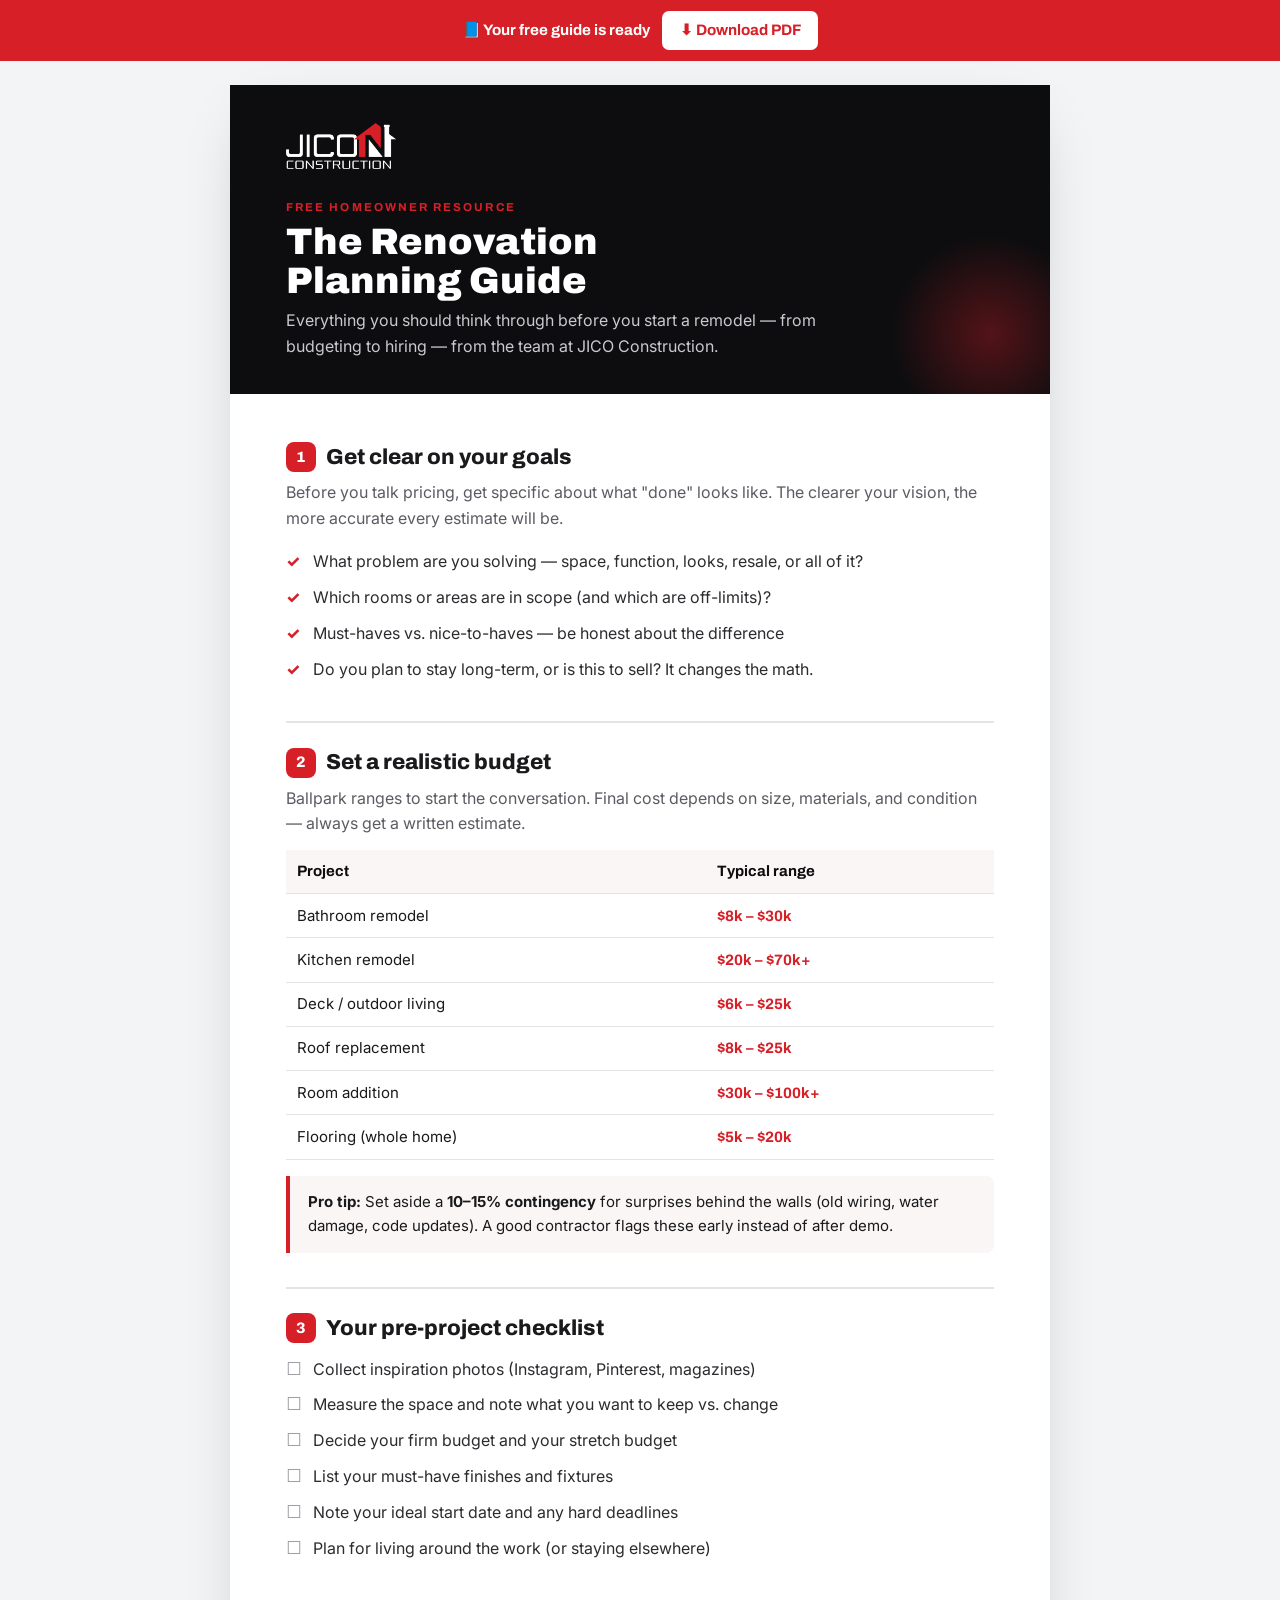
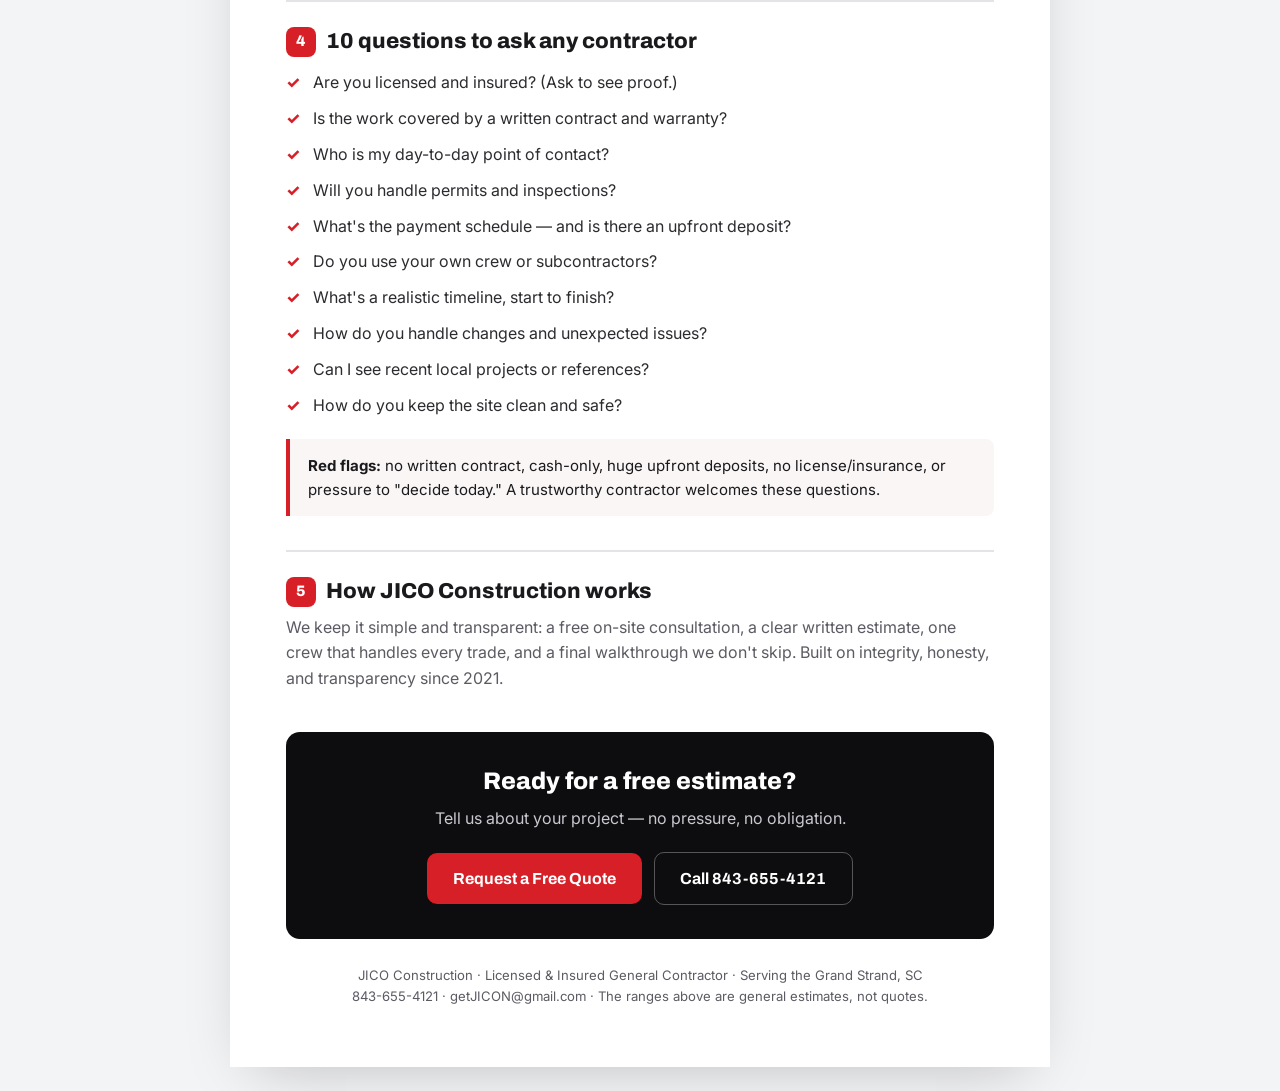
<file: guide.html>
<!DOCTYPE html>
<html lang="en">
<head>
<meta charset="UTF-8" />
<meta name="viewport" content="width=device-width, initial-scale=1.0" />
<title>JICO Construction — The Renovation Planning Guide</title>
<link rel="icon" type="image/png" href="assets/img/favicon-180.png" />
<link rel="preconnect" href="https://fonts.googleapis.com" />
<link href="https://fonts.googleapis.com/css2?family=Archivo:wght@600;700;800;900&family=Inter:wght@400;500;600&display=swap" rel="stylesheet" />
<style>
  :root{--red:#D71F27;--ink:#1a1a1d;--muted:#5b5b63;--line:#e4e4e8}
  *{box-sizing:border-box;margin:0;padding:0}
  body{font-family:"Inter",system-ui,sans-serif;color:var(--ink);background:#f3f4f6;line-height:1.6}
  .sheet{max-width:820px;margin:24px auto;background:#fff;padding:0 0 60px;box-shadow:0 20px 60px -24px rgba(0,0,0,.25)}
  .ghead{background:#0d0d0f;color:#fff;padding:38px 56px 34px;position:relative;overflow:hidden}
  .ghead::after{content:"";position:absolute;right:-40px;bottom:-40px;width:200px;height:200px;
    background:radial-gradient(circle,rgba(215,31,39,.35),transparent 70%)}
  .ghead img{height:46px;margin-bottom:22px}
  .gkick{font-family:"Archivo";font-weight:700;text-transform:uppercase;letter-spacing:.18em;font-size:.72rem;color:var(--red)}
  .gtitle{font-family:"Archivo";font-weight:900;font-size:2.3rem;line-height:1.05;margin:.4rem 0 .5rem}
  .gsub{color:#c9c9cf;max-width:560px}
  .body{padding:40px 56px 0}
  h2{font-family:"Archivo";font-weight:800;font-size:1.35rem;margin:34px 0 6px;padding-top:22px;border-top:2px solid var(--line);
    display:flex;align-items:center;gap:.6rem}
  h2:first-of-type{border-top:0;padding-top:0;margin-top:6px}
  h2 .num{display:inline-grid;place-items:center;width:30px;height:30px;background:var(--red);color:#fff;border-radius:8px;
    font-size:.95rem;flex:none}
  p.lead{color:var(--muted);margin:.3rem 0 .8rem}
  ul{margin:.4rem 0 .8rem 0;list-style:none}
  li{position:relative;padding:.32rem 0 .32rem 1.7rem;color:#2c2c30}
  li::before{content:"✓";position:absolute;left:0;top:.32rem;color:var(--red);font-weight:800}
  .check li::before{content:"☐";font-weight:400;color:#9a9aa2;font-size:1.1rem;top:.2rem}
  table{width:100%;border-collapse:collapse;margin:.6rem 0 1rem;font-size:.94rem}
  th,td{text-align:left;padding:.6rem .7rem;border-bottom:1px solid var(--line)}
  th{font-family:"Archivo";background:#faf6f6;color:#0d0d0f}
  td.r{color:var(--red);font-weight:700;font-family:"Archivo";white-space:nowrap}
  .note{background:#faf6f6;border-left:4px solid var(--red);padding:.9rem 1.1rem;border-radius:0 8px 8px 0;margin:1rem 0;font-size:.94rem}
  .cta{margin:40px 56px 0;background:#0d0d0f;color:#fff;border-radius:14px;padding:30px 34px;text-align:center}
  .cta h3{font-family:"Archivo";font-weight:800;font-size:1.5rem;margin-bottom:.4rem}
  .cta p{color:#c9c9cf;margin-bottom:1rem}
  .cta a{display:inline-block;background:var(--red);color:#fff;font-family:"Archivo";font-weight:700;
    padding:.8rem 1.6rem;border-radius:10px;text-decoration:none;margin:.25rem}
  .cta a.ghost{background:transparent;border:1.5px solid rgba(255,255,255,.3)}
  .foot{text-align:center;color:var(--muted);font-size:.82rem;margin-top:26px;padding:0 56px}
  .printbar{position:sticky;top:0;z-index:5;background:var(--red);color:#fff;text-align:center;padding:11px;font-family:"Archivo";font-weight:700;font-size:.95rem}
  .printbar button,.printbar a.dl{background:#fff;color:var(--red);border:0;border-radius:7px;padding:.45rem 1.1rem;font-family:"Archivo";font-weight:700;cursor:pointer;margin-left:.6rem;text-decoration:none;display:inline-block}
  @media print{.printbar{display:none}body{background:#fff}.sheet{box-shadow:none;margin:0;max-width:none}.cta a{border:1px solid #999}}
  @media(max-width:640px){.ghead,.body,.foot{padding-left:26px;padding-right:26px}.cta{margin-left:26px;margin-right:26px}.gtitle{font-size:1.8rem}}
</style>
</head>
<body>
<div class="printbar">📘 Your free guide is ready
  <a class="dl" href="assets/JICON-Renovation-Planning-Guide.pdf" download>⬇ Download PDF</a>
</div>

<div class="sheet">
  <header class="ghead">
    <img src="assets/img/logo-trans.png" alt="JICO Construction" />
    <div class="gkick">Free Homeowner Resource</div>
    <h1 class="gtitle">The Renovation<br>Planning Guide</h1>
    <p class="gsub">Everything you should think through before you start a remodel — from budgeting to hiring — from the team at JICO Construction.</p>
  </header>

  <div class="body">
    <h2><span class="num">1</span> Get clear on your goals</h2>
    <p class="lead">Before you talk pricing, get specific about what "done" looks like. The clearer your vision, the more accurate every estimate will be.</p>
    <ul>
      <li>What problem are you solving — space, function, looks, resale, or all of it?</li>
      <li>Which rooms or areas are in scope (and which are off-limits)?</li>
      <li>Must-haves vs. nice-to-haves — be honest about the difference</li>
      <li>Do you plan to stay long-term, or is this to sell? It changes the math.</li>
    </ul>

    <h2><span class="num">2</span> Set a realistic budget</h2>
    <p class="lead">Ballpark ranges to start the conversation. Final cost depends on size, materials, and condition — always get a written estimate.</p>
    <table>
      <tr><th>Project</th><th>Typical range</th></tr>
      <tr><td>Bathroom remodel</td><td class="r">$8k – $30k</td></tr>
      <tr><td>Kitchen remodel</td><td class="r">$20k – $70k+</td></tr>
      <tr><td>Deck / outdoor living</td><td class="r">$6k – $25k</td></tr>
      <tr><td>Roof replacement</td><td class="r">$8k – $25k</td></tr>
      <tr><td>Room addition</td><td class="r">$30k – $100k+</td></tr>
      <tr><td>Flooring (whole home)</td><td class="r">$5k – $20k</td></tr>
    </table>
    <div class="note"><strong>Pro tip:</strong> Set aside a <strong>10–15% contingency</strong> for surprises behind the walls (old wiring, water damage, code updates). A good contractor flags these early instead of after demo.</div>

    <h2><span class="num">3</span> Your pre-project checklist</h2>
    <ul class="check">
      <li>Collect inspiration photos (Instagram, Pinterest, magazines)</li>
      <li>Measure the space and note what you want to keep vs. change</li>
      <li>Decide your firm budget and your stretch budget</li>
      <li>List your must-have finishes and fixtures</li>
      <li>Note your ideal start date and any hard deadlines</li>
      <li>Plan for living around the work (or staying elsewhere)</li>
    </ul>

    <h2><span class="num">4</span> 10 questions to ask any contractor</h2>
    <ul>
      <li>Are you licensed and insured? (Ask to see proof.)</li>
      <li>Is the work covered by a written contract and warranty?</li>
      <li>Who is my day-to-day point of contact?</li>
      <li>Will you handle permits and inspections?</li>
      <li>What's the payment schedule — and is there an upfront deposit?</li>
      <li>Do you use your own crew or subcontractors?</li>
      <li>What's a realistic timeline, start to finish?</li>
      <li>How do you handle changes and unexpected issues?</li>
      <li>Can I see recent local projects or references?</li>
      <li>How do you keep the site clean and safe?</li>
    </ul>
    <div class="note"><strong>Red flags:</strong> no written contract, cash-only, huge upfront deposits, no license/insurance, or pressure to "decide today." A trustworthy contractor welcomes these questions.</div>

    <h2><span class="num">5</span> How JICO Construction works</h2>
    <p class="lead">We keep it simple and transparent: a free on-site consultation, a clear written estimate, one crew that handles every trade, and a final walkthrough we don't skip. Built on integrity, honesty, and transparency since 2021.</p>
  </div>

  <div class="cta">
    <h3>Ready for a free estimate?</h3>
    <p>Tell us about your project — no pressure, no obligation.</p>
    <a href="index.html#contact">Request a Free Quote</a>
    <a class="ghost" href="tel:+18436554121">Call 843-655-4121</a>
  </div>

  <p class="foot">JICO Construction · Licensed &amp; Insured General Contractor · Serving the Grand Strand, SC<br>
  843-655-4121 · getJICON@gmail.com · The ranges above are general estimates, not quotes.</p>
</div>
</body>
</html>
</file>
